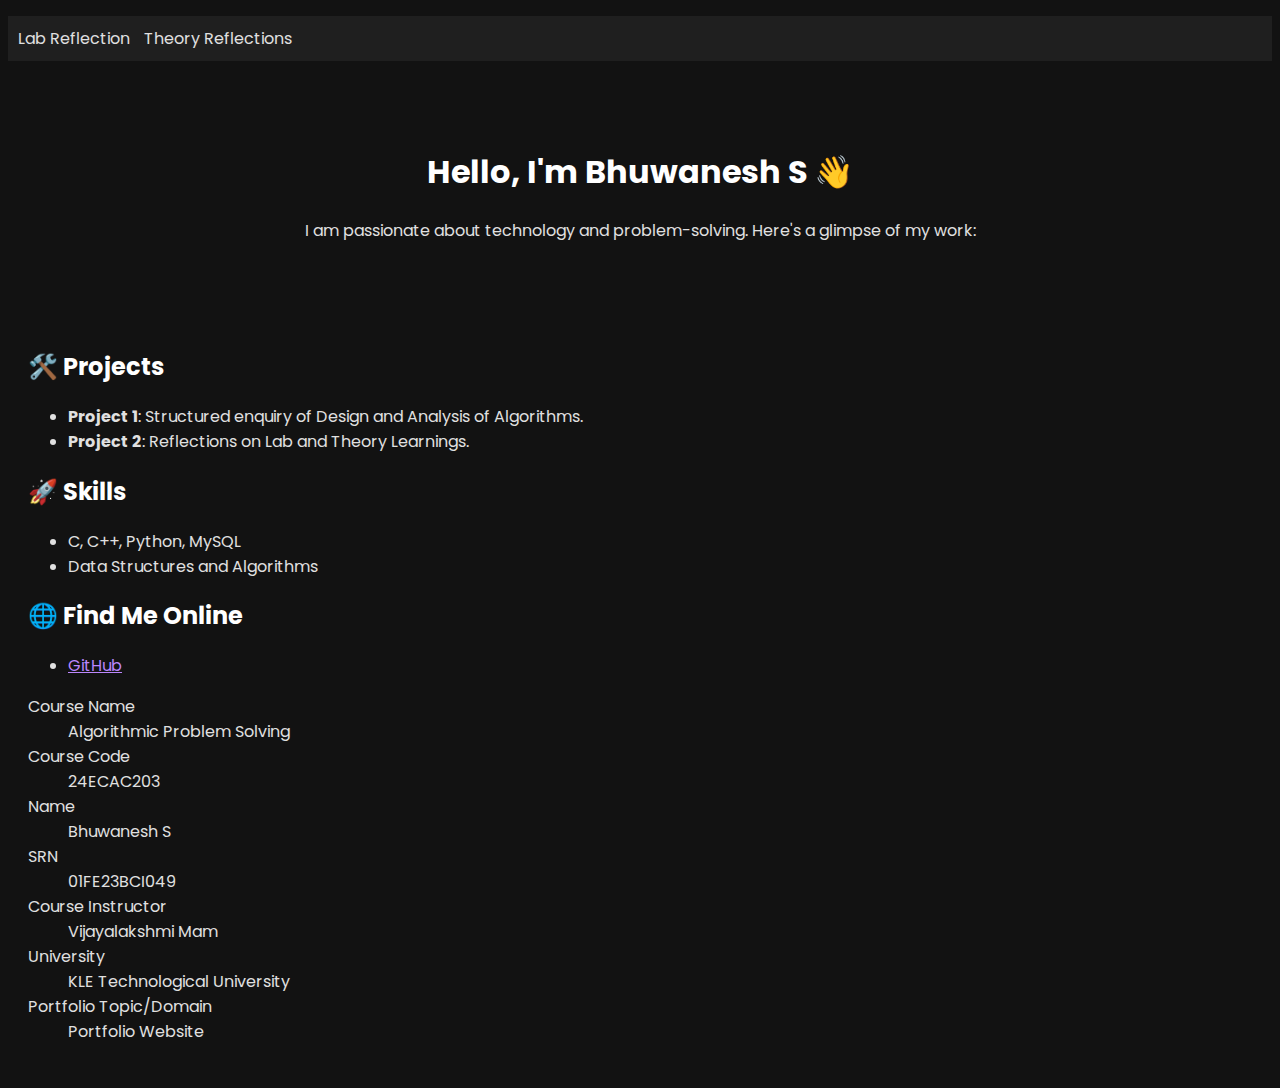
<file: index.html>
<!DOCTYPE html>
<html lang="en">
<head>
    <meta charset="UTF-8">
    <meta name="viewport" content="width=device-width, initial-scale=1.0">
    <title>Portfolio</title>
    <link rel="stylesheet" href="style.css">
    <link href="https://fonts.googleapis.com/css2?family=Poppins:wght@300;400;600&display=swap" rel="stylesheet">
</head>
<body>
    <!-- Navigation Bar -->
    <nav>
        <ul>
            <li><a href="Project.html">Lab Reflection</a></li>
            <li><a href="Project_2.html">Theory Reflections</a></li>
        </ul>
    </nav>

    <!-- Header Section -->
    <header>
        <h1>Hello, I'm Bhuwanesh S 👋</h1>
        <p>I am passionate about technology and problem-solving. Here's a glimpse of my work:</p>
    </header>

    <!-- Main Section -->
    <section>
        <h2>🛠️ Projects</h2>
        <ul>
            <li><strong>Project 1</strong>: Structured enquiry of Design and Analysis of Algorithms.</li>
            <li id="project2"><strong>Project 2</strong>: Reflections on Lab and Theory Learnings.</li>
        </ul>

        <h2>🚀 Skills</h2>
        <ul>
            <li>C, C++, Python, MySQL</li>
            <li>Data Structures and Algorithms</li>
        </ul>
        
        <h2>🌐 Find Me Online</h2>
        <ul>
            <li><a href="https://github.com/Aditya-c-hu" target="_blank">GitHub</a></li>

        </ul>
        <dl>
            <dt>Course Name</dt>
            <dd>Algorithmic Problem Solving</dd>

            <dt>Course Code</dt>
            <dd>24ECAC203</dd>

            <dt>Name</dt>
            <dd>Bhuwanesh S</dd>

            <dt>SRN</dt>
            <dd>01FE23BCI049</dd>

            <dt>Course Instructor</dt>
            <dd>Vijayalakshmi Mam</dd>

            <dt>University</dt>
            <dd>KLE Technological University</dd>

            <dt>Portfolio Topic/Domain</dt>
            <dd>Portfolio Website</dd>
        </dl>
        
    </section>
</body>
</html>
</file>
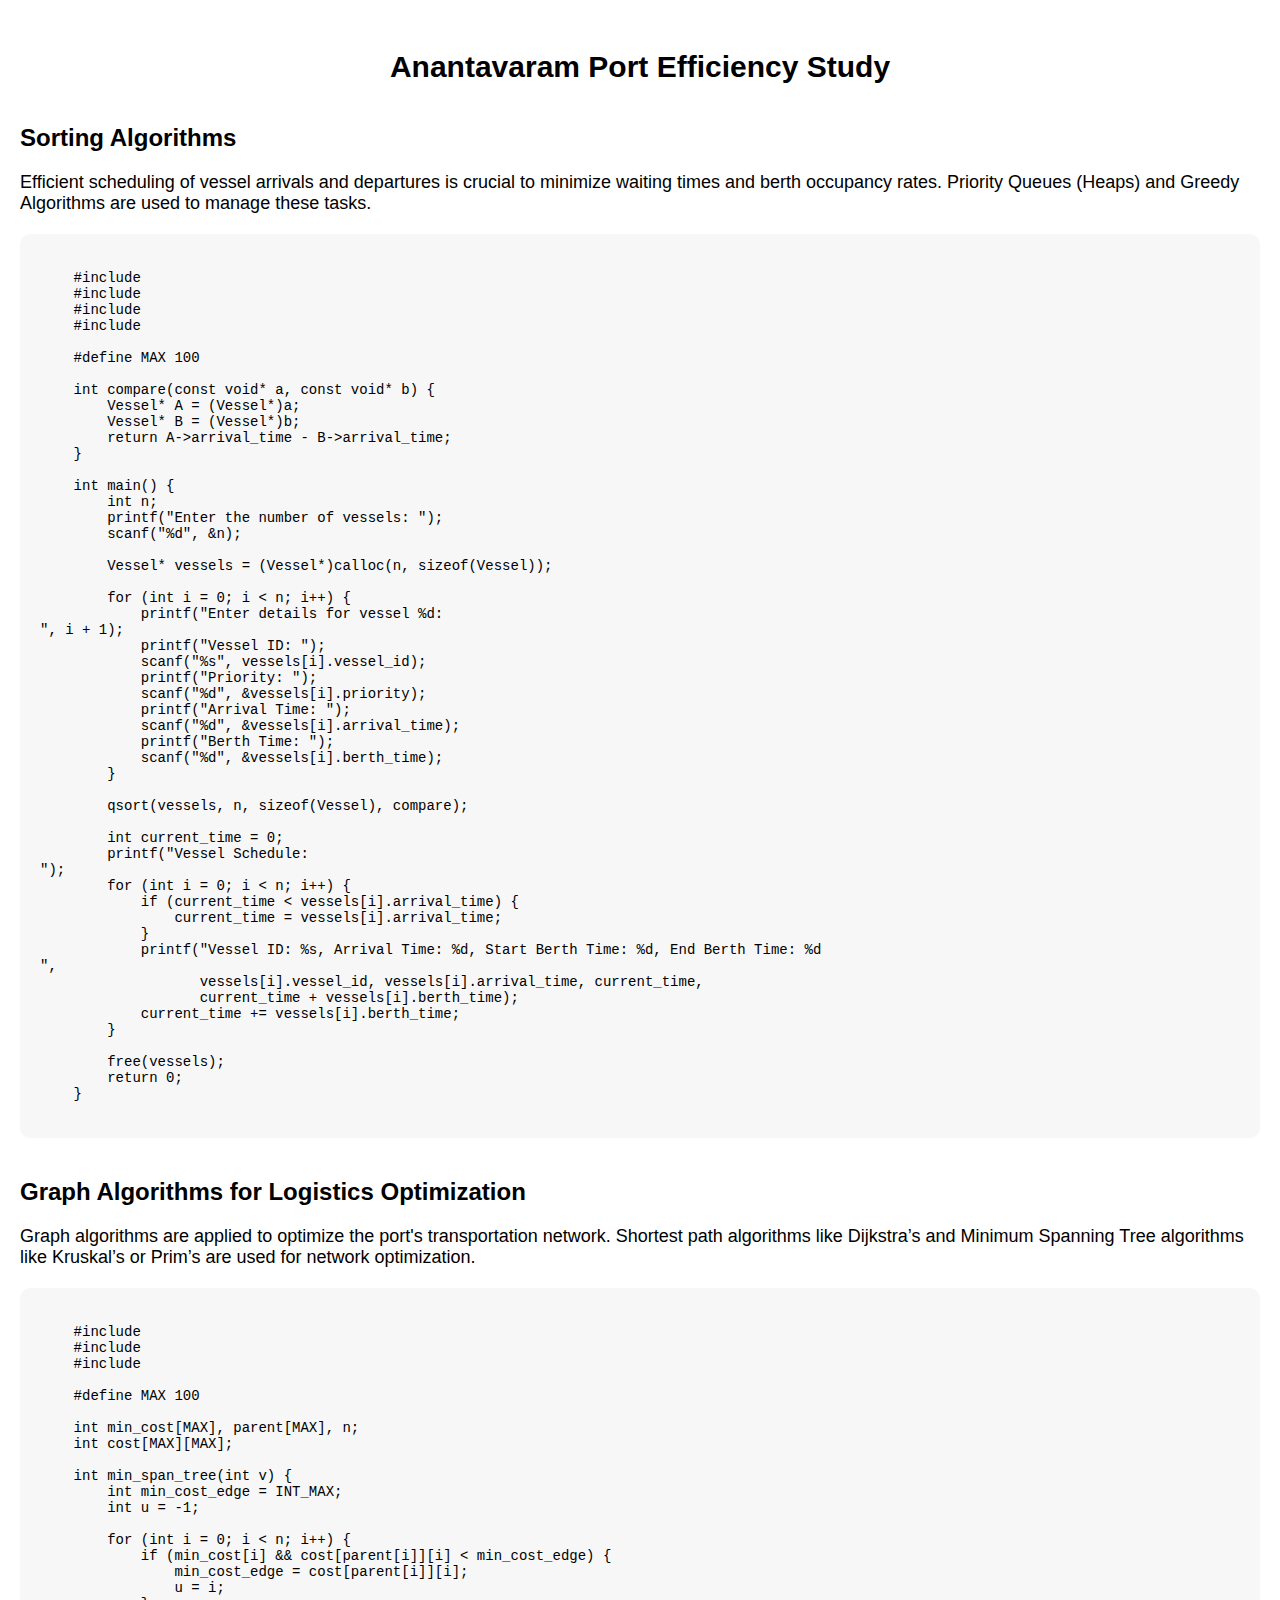
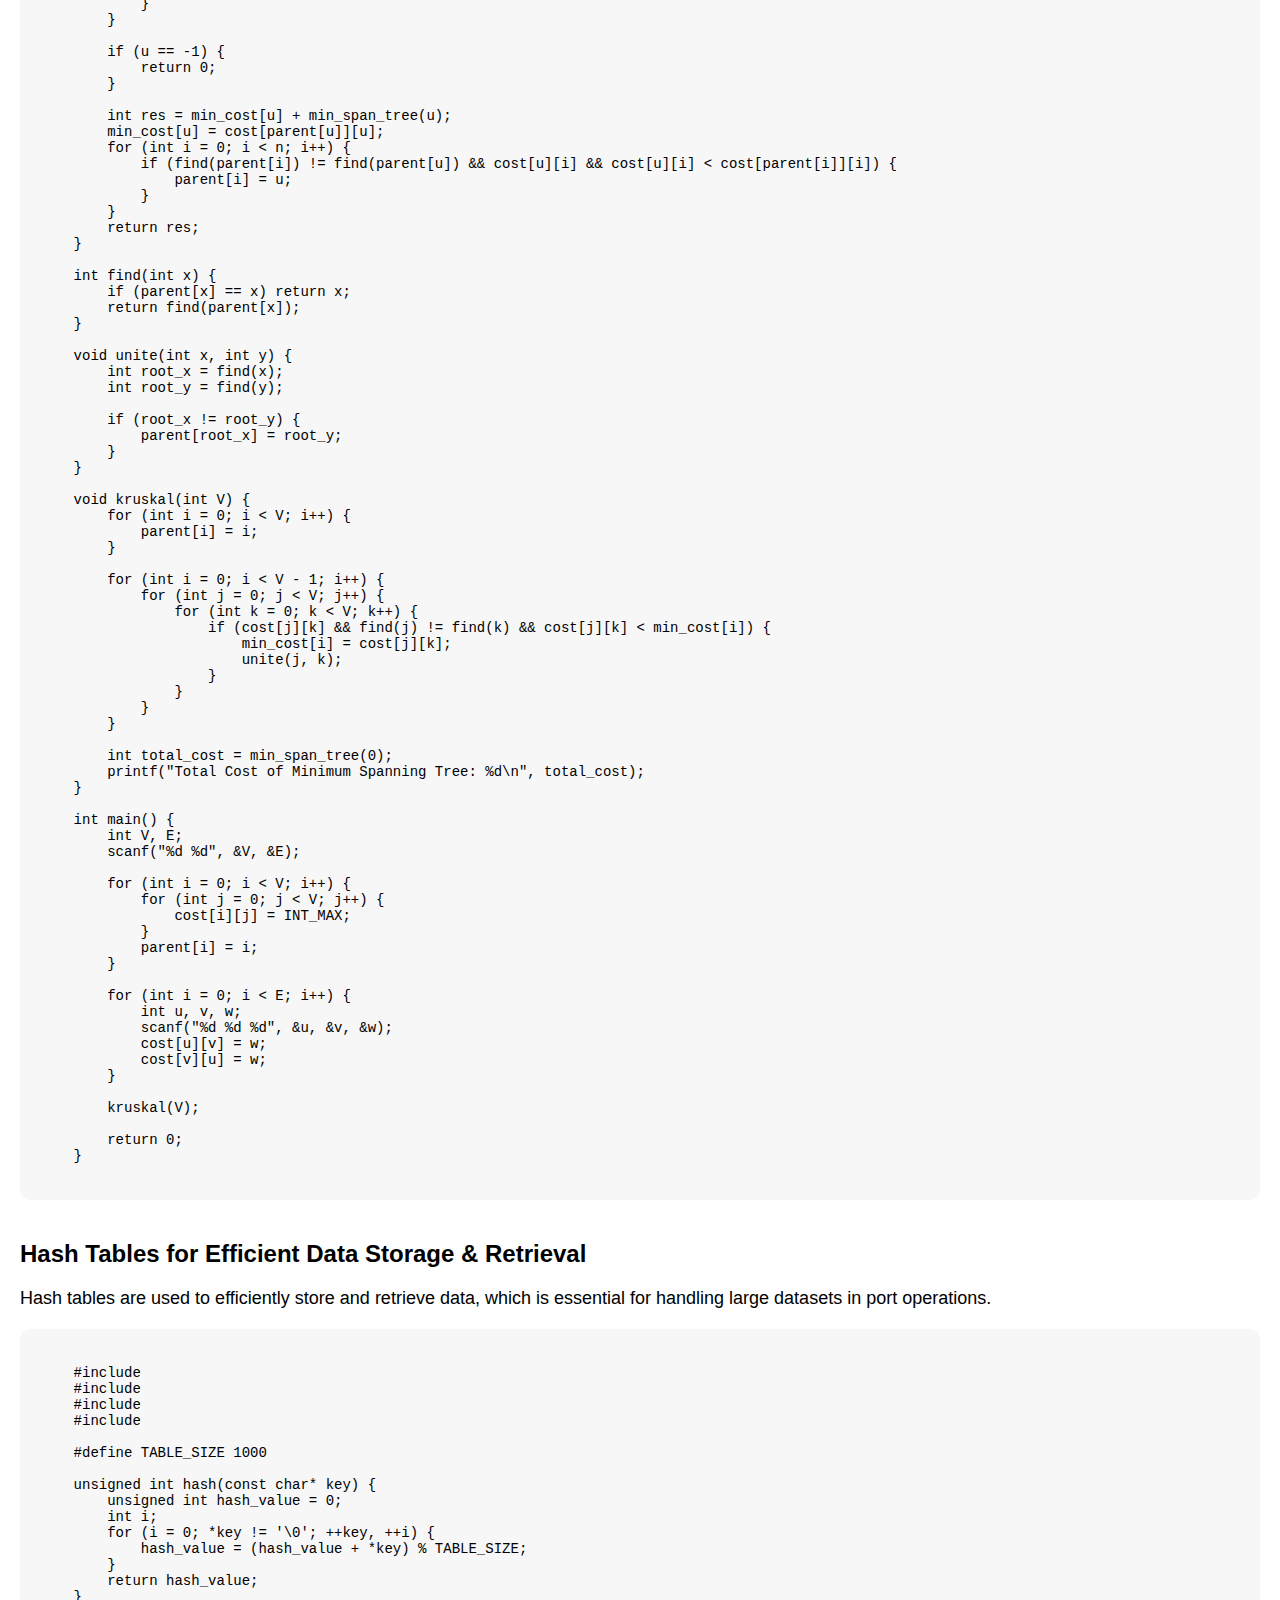
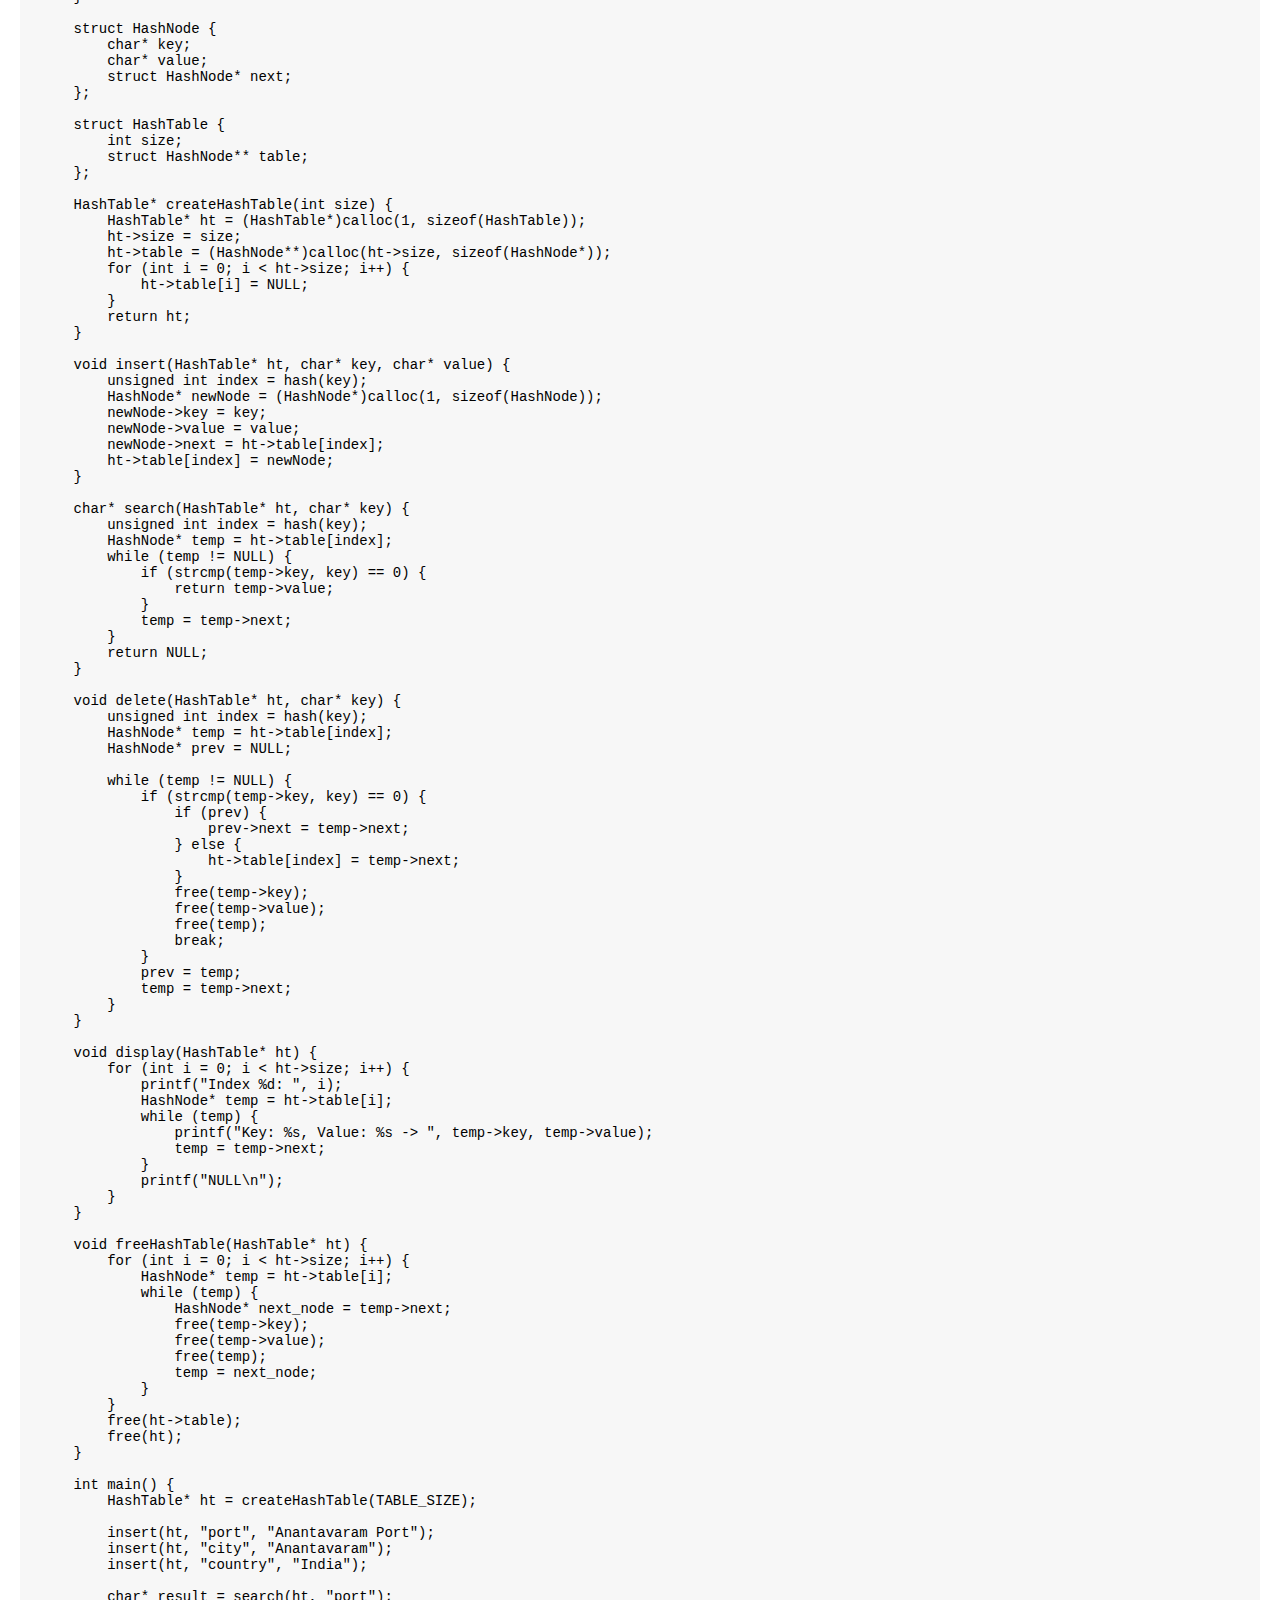
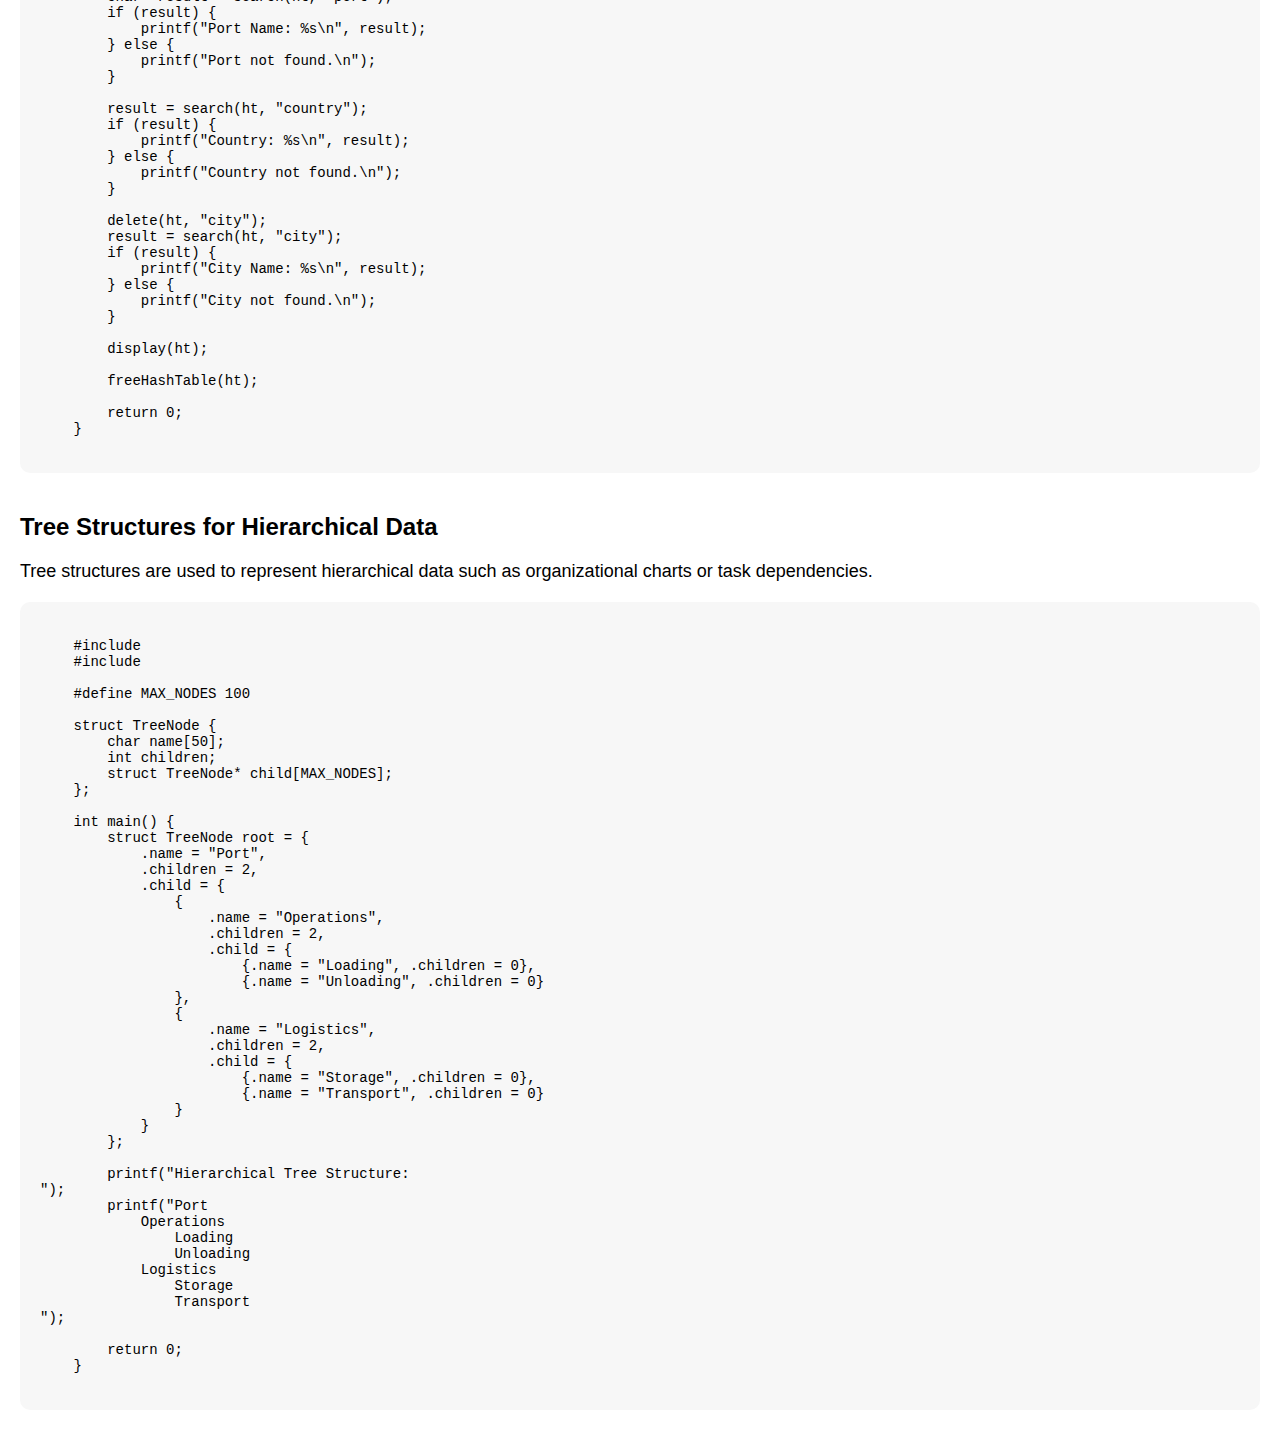
<file: Codes.html>
<!DOCTYPE html>
<html lang="en">
<head>
    <meta charset="UTF-8">
    <meta name="viewport" content="width=device-width, initial-scale=1.0">
    <title>Anantavaram Port Efficiency Study - Sorting & Graph Algorithms</title>
    <style>
        body {
            font-family: Arial, sans-serif;
            margin: 20px;
        }
        h1 {
            font-size: 30px;
            text-align: center;
            margin-top: 50px;
        }
        h2 {
            font-size: 24px;
            margin-top: 40px;
        }
        p {
            font-size: 18px;
        }
        pre {
            background-color: #f7f7f7;
            padding: 20px;
            margin: 20px 0;
            border-radius: 10px;
            font-size: 14px;
            overflow-x: auto;
        }
    </style>
</head>
<body>
    <h1>Anantavaram Port Efficiency Study</h1>
    <h2>Sorting Algorithms</h2>
    <p>Efficient scheduling of vessel arrivals and departures is crucial to minimize waiting times and berth occupancy rates. Priority Queues (Heaps) and Greedy Algorithms are used to manage these tasks.</p>
    <pre><code>
    #include <stdio.h>
    #include <stdlib.h>
    #include <string.h>
    #include <time.h>
    
    #define MAX 100
    
    int compare(const void* a, const void* b) {
        Vessel* A = (Vessel*)a;
        Vessel* B = (Vessel*)b;
        return A->arrival_time - B->arrival_time;
    }
    
    int main() {
        int n;
        printf("Enter the number of vessels: ");
        scanf("%d", &n);
        
        Vessel* vessels = (Vessel*)calloc(n, sizeof(Vessel));
        
        for (int i = 0; i < n; i++) {
            printf("Enter details for vessel %d:
", i + 1);
            printf("Vessel ID: ");
            scanf("%s", vessels[i].vessel_id);
            printf("Priority: ");
            scanf("%d", &vessels[i].priority);
            printf("Arrival Time: ");
            scanf("%d", &vessels[i].arrival_time);
            printf("Berth Time: ");
            scanf("%d", &vessels[i].berth_time);
        }
        
        qsort(vessels, n, sizeof(Vessel), compare);
        
        int current_time = 0;
        printf("Vessel Schedule:
");
        for (int i = 0; i < n; i++) {
            if (current_time < vessels[i].arrival_time) {
                current_time = vessels[i].arrival_time;
            }
            printf("Vessel ID: %s, Arrival Time: %d, Start Berth Time: %d, End Berth Time: %d
",
                   vessels[i].vessel_id, vessels[i].arrival_time, current_time,
                   current_time + vessels[i].berth_time);
            current_time += vessels[i].berth_time;
        }
        
        free(vessels);
        return 0;
    }
    </code></pre>
    
    <h2>Graph Algorithms for Logistics Optimization</h2>
    <p>Graph algorithms are applied to optimize the port's transportation network. Shortest path algorithms like Dijkstra’s and Minimum Spanning Tree algorithms like Kruskal’s or Prim’s are used for network optimization.</p>
    
    <pre><code>
    #include <stdio.h>
    #include <stdlib.h>
    #include <limits.h>
    
    #define MAX 100
    
    int min_cost[MAX], parent[MAX], n;
    int cost[MAX][MAX];
    
    int min_span_tree(int v) {
        int min_cost_edge = INT_MAX;
        int u = -1;
        
        for (int i = 0; i < n; i++) {
            if (min_cost[i] && cost[parent[i]][i] < min_cost_edge) {
                min_cost_edge = cost[parent[i]][i];
                u = i;
            }
        }
        
        if (u == -1) {
            return 0;
        }
        
        int res = min_cost[u] + min_span_tree(u);
        min_cost[u] = cost[parent[u]][u];
        for (int i = 0; i < n; i++) {
            if (find(parent[i]) != find(parent[u]) && cost[u][i] && cost[u][i] < cost[parent[i]][i]) {
                parent[i] = u;
            }
        }
        return res;
    }
    
    int find(int x) {
        if (parent[x] == x) return x;
        return find(parent[x]);
    }
    
    void unite(int x, int y) {
        int root_x = find(x);
        int root_y = find(y);
        
        if (root_x != root_y) {
            parent[root_x] = root_y;
        }
    }
    
    void kruskal(int V) {
        for (int i = 0; i < V; i++) {
            parent[i] = i;
        }
        
        for (int i = 0; i < V - 1; i++) {
            for (int j = 0; j < V; j++) {
                for (int k = 0; k < V; k++) {
                    if (cost[j][k] && find(j) != find(k) && cost[j][k] < min_cost[i]) {
                        min_cost[i] = cost[j][k];
                        unite(j, k);
                    }
                }
            }
        }
        
        int total_cost = min_span_tree(0);
        printf("Total Cost of Minimum Spanning Tree: %d\n", total_cost);
    }
    
    int main() {
        int V, E;
        scanf("%d %d", &V, &E);
        
        for (int i = 0; i < V; i++) {
            for (int j = 0; j < V; j++) {
                cost[i][j] = INT_MAX;
            }
            parent[i] = i;
        }
        
        for (int i = 0; i < E; i++) {
            int u, v, w;
            scanf("%d %d %d", &u, &v, &w);
            cost[u][v] = w;
            cost[v][u] = w;
        }
        
        kruskal(V);
        
        return 0;
    }
    </code></pre>
    
    <h2>Hash Tables for Efficient Data Storage & Retrieval</h2>
    <p>Hash tables are used to efficiently store and retrieve data, which is essential for handling large datasets in port operations.</p>
    
    <pre><code>
    #include <stdio.h>
    #include <string.h>
    #include <stdlib.h>
    #include <time.h>
    
    #define TABLE_SIZE 1000
    
    unsigned int hash(const char* key) {
        unsigned int hash_value = 0;
        int i;
        for (i = 0; *key != '\0'; ++key, ++i) {
            hash_value = (hash_value + *key) % TABLE_SIZE;
        }
        return hash_value;
    }
    
    struct HashNode {
        char* key;
        char* value;
        struct HashNode* next;
    };
    
    struct HashTable {
        int size;
        struct HashNode** table;
    };
    
    HashTable* createHashTable(int size) {
        HashTable* ht = (HashTable*)calloc(1, sizeof(HashTable));
        ht->size = size;
        ht->table = (HashNode**)calloc(ht->size, sizeof(HashNode*));
        for (int i = 0; i < ht->size; i++) {
            ht->table[i] = NULL;
        }
        return ht;
    }
    
    void insert(HashTable* ht, char* key, char* value) {
        unsigned int index = hash(key);
        HashNode* newNode = (HashNode*)calloc(1, sizeof(HashNode));
        newNode->key = key;
        newNode->value = value;
        newNode->next = ht->table[index];
        ht->table[index] = newNode;
    }
    
    char* search(HashTable* ht, char* key) {
        unsigned int index = hash(key);
        HashNode* temp = ht->table[index];
        while (temp != NULL) {
            if (strcmp(temp->key, key) == 0) {
                return temp->value;
            }
            temp = temp->next;
        }
        return NULL;
    }
    
    void delete(HashTable* ht, char* key) {
        unsigned int index = hash(key);
        HashNode* temp = ht->table[index];
        HashNode* prev = NULL;
        
        while (temp != NULL) {
            if (strcmp(temp->key, key) == 0) {
                if (prev) {
                    prev->next = temp->next;
                } else {
                    ht->table[index] = temp->next;
                }
                free(temp->key);
                free(temp->value);
                free(temp);
                break;
            }
            prev = temp;
            temp = temp->next;
        }
    }
    
    void display(HashTable* ht) {
        for (int i = 0; i < ht->size; i++) {
            printf("Index %d: ", i);
            HashNode* temp = ht->table[i];
            while (temp) {
                printf("Key: %s, Value: %s -> ", temp->key, temp->value);
                temp = temp->next;
            }
            printf("NULL\n");
        }
    }
    
    void freeHashTable(HashTable* ht) {
        for (int i = 0; i < ht->size; i++) {
            HashNode* temp = ht->table[i];
            while (temp) {
                HashNode* next_node = temp->next;
                free(temp->key);
                free(temp->value);
                free(temp);
                temp = next_node;
            }
        }
        free(ht->table);
        free(ht);
    }
    
    int main() {
        HashTable* ht = createHashTable(TABLE_SIZE);
        
        insert(ht, "port", "Anantavaram Port");
        insert(ht, "city", "Anantavaram");
        insert(ht, "country", "India");
        
        char* result = search(ht, "port");
        if (result) {
            printf("Port Name: %s\n", result);
        } else {
            printf("Port not found.\n");
        }
        
        result = search(ht, "country");
        if (result) {
            printf("Country: %s\n", result);
        } else {
            printf("Country not found.\n");
        }
        
        delete(ht, "city");
        result = search(ht, "city");
        if (result) {
            printf("City Name: %s\n", result);
        } else {
            printf("City not found.\n");
        }
        
        display(ht);
        
        freeHashTable(ht);
        
        return 0;
    }
    </code></pre>
    
    <h2>Tree Structures for Hierarchical Data</h2>
    <p>Tree structures are used to represent hierarchical data such as organizational charts or task dependencies.</p>
    
    <pre><code>
    #include <stdio.h>
    #include <stdlib.h>
    
    #define MAX_NODES 100
    
    struct TreeNode {
        char name[50];
        int children;
        struct TreeNode* child[MAX_NODES];
    };
    
    int main() {
        struct TreeNode root = {
            .name = "Port",
            .children = 2,
            .child = {
                {
                    .name = "Operations",
                    .children = 2,
                    .child = {
                        {.name = "Loading", .children = 0},
                        {.name = "Unloading", .children = 0}
                },
                {
                    .name = "Logistics",
                    .children = 2,
                    .child = {
                        {.name = "Storage", .children = 0},
                        {.name = "Transport", .children = 0}
                }
            }
        };
        
        printf("Hierarchical Tree Structure:
");
        printf("Port
            Operations
                Loading
                Unloading
            Logistics
                Storage
                Transport
");
        
        return 0;
    }
    </code></pre>
</body>
</html>
</file>
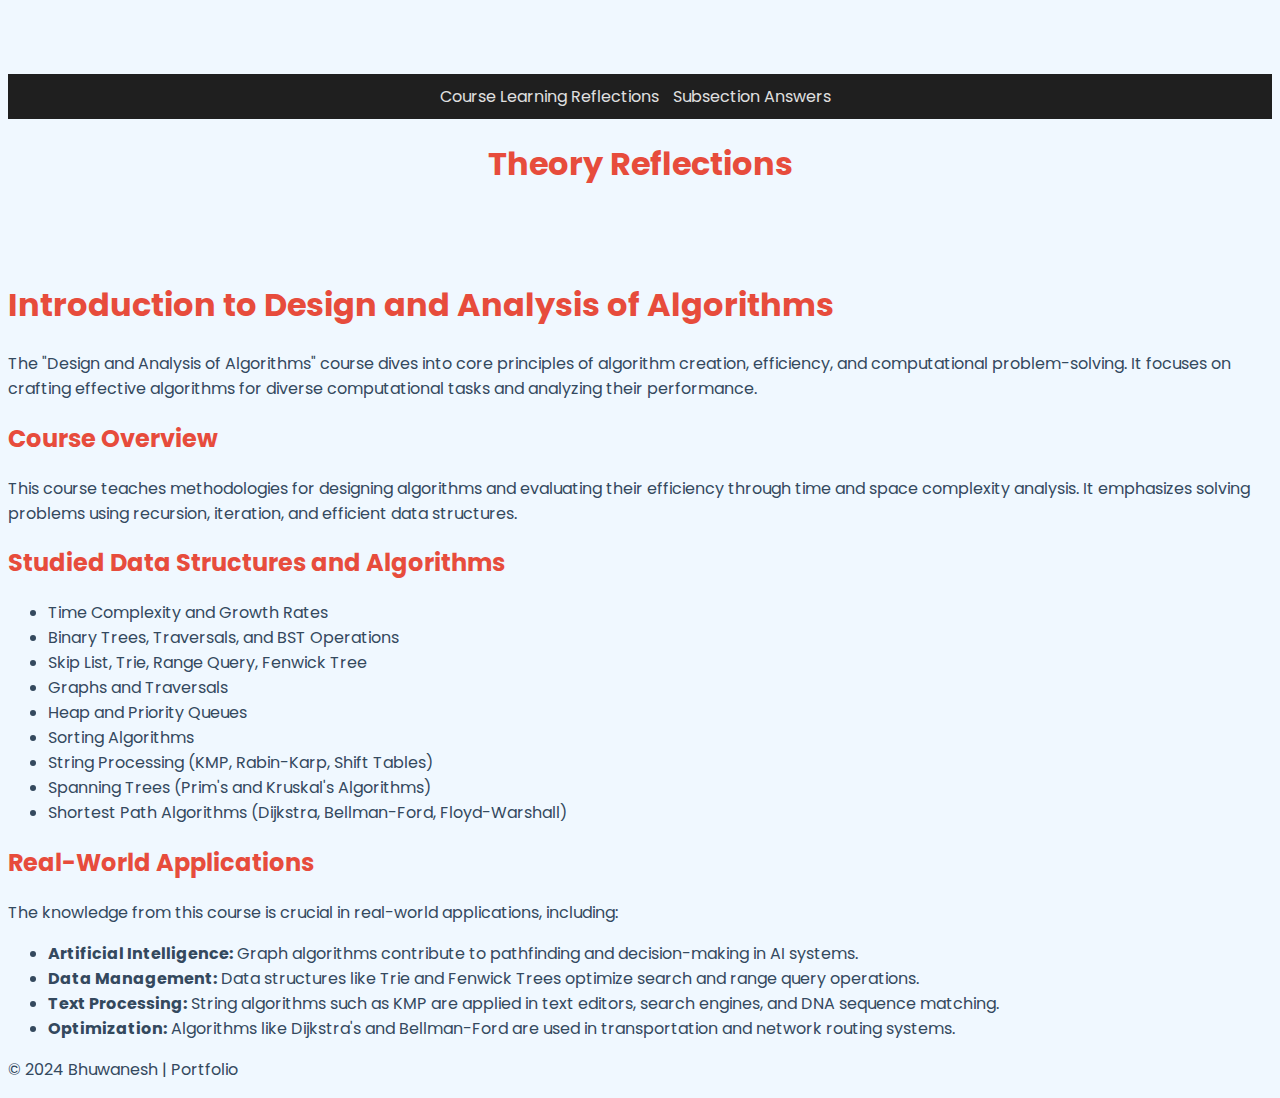
<file: Project_2.html>
<!DOCTYPE html>
<html lang="en">
<head>
    <meta charset="UTF-8">
    <meta name="viewport" content="width=device-width, initial-scale=1.0">
    <title>Portfolio - Design and Analysis of Algorithms</title>
    <link rel="stylesheet" href="style.css">
    <link href="https://fonts.googleapis.com/css2?family=Poppins:wght@300;400;600&display=swap" rel="stylesheet">
    <style>
        body {
            background-color: #f0f8ff;
            color: #2c3e50;
        }
        h1, h2 {
            color: #e74c3c;
        }
        p, ul {
            color: #34495e;
        }
        a {
            color: #2980b9;
        }
        a:hover {
            color: #1abc9c;
        }
    </style>
</head>
<body>
    <header>
        <nav class="navbar">
            <ul>
                <li><a href="Reflection.html">Course Learning Reflections</a></li>
                <li><a href="Subsection.html">Subsection Answers</a></li>               
            </ul>
        </nav>
        <h1>Theory Reflections</h1>
    </header>

    <main>
        <h1>Introduction to Design and Analysis of Algorithms</h1>
        <p>
            The "Design and Analysis of Algorithms" course dives into core principles of algorithm creation, efficiency, and computational problem-solving. It focuses on crafting effective algorithms for diverse computational tasks and analyzing their performance.
        </p>

        <h2>Course Overview</h2>
        <p>
            This course teaches methodologies for designing algorithms and evaluating their efficiency through time and space complexity analysis. It emphasizes solving problems using recursion, iteration, and efficient data structures.
        </p>

        <h2>Studied Data Structures and Algorithms</h2>
        <ul>
            <li>Time Complexity and Growth Rates</li>
            <li>Binary Trees, Traversals, and BST Operations</li>
            <li>Skip List, Trie, Range Query, Fenwick Tree</li>
            <li>Graphs and Traversals</li>
            <li>Heap and Priority Queues</li>
            <li>Sorting Algorithms</li>
            <li>String Processing (KMP, Rabin-Karp, Shift Tables)</li>
            <li>Spanning Trees (Prim's and Kruskal's Algorithms)</li>
            <li>Shortest Path Algorithms (Dijkstra, Bellman-Ford, Floyd-Warshall)</li>
        </ul>

        <h2>Real-World Applications</h2>
        <p>
            The knowledge from this course is crucial in real-world applications, including:
        </p>
        <ul>
            <li><strong>Artificial Intelligence:</strong> Graph algorithms contribute to pathfinding and decision-making in AI systems.</li>
            <li><strong>Data Management:</strong> Data structures like Trie and Fenwick Trees optimize search and range query operations.</li>
            <li><strong>Text Processing:</strong> String algorithms such as KMP are applied in text editors, search engines, and DNA sequence matching.</li>
            
            <li><strong>Optimization:</strong> Algorithms like Dijkstra's and Bellman-Ford are used in transportation and network routing systems.</li>
        </ul>
    </main>

    <footer>
        <p>&copy; 2024 Bhuwanesh | Portfolio</p>
    </footer>
</body>
</html>
</file>
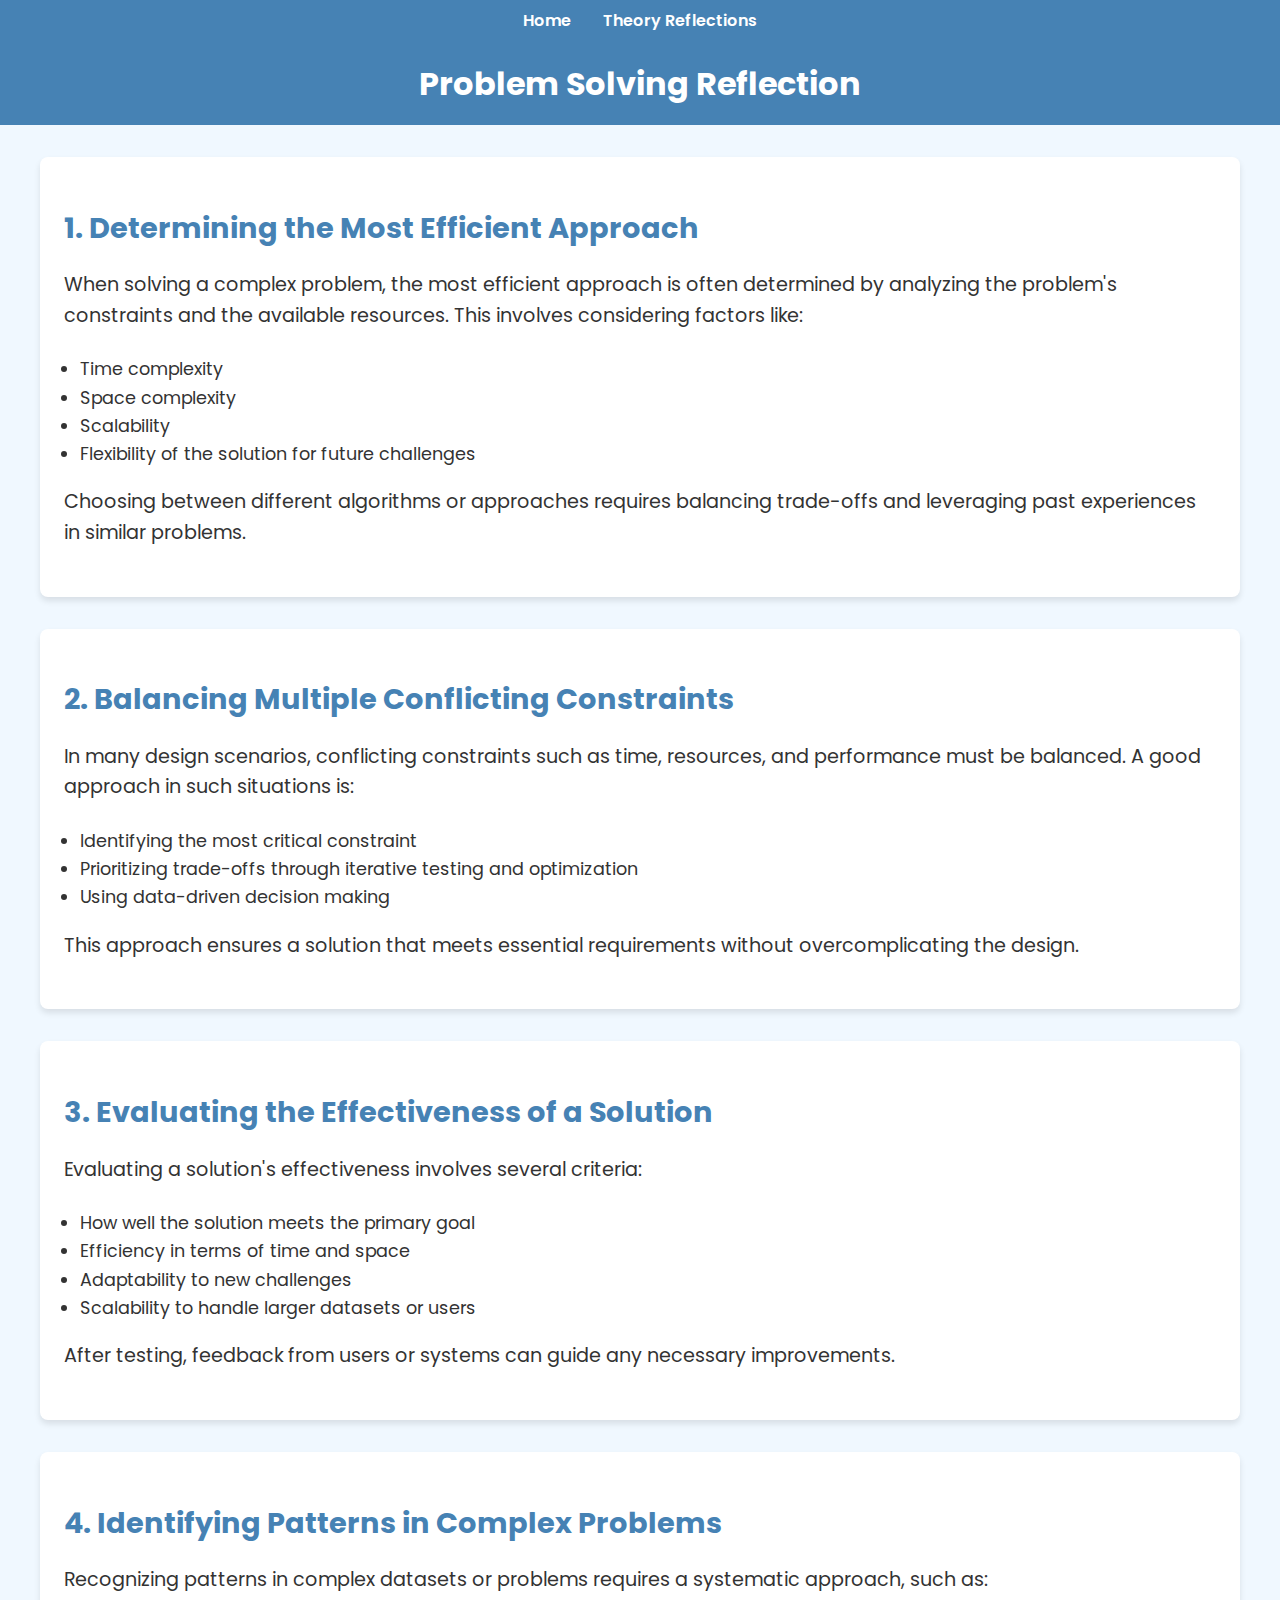
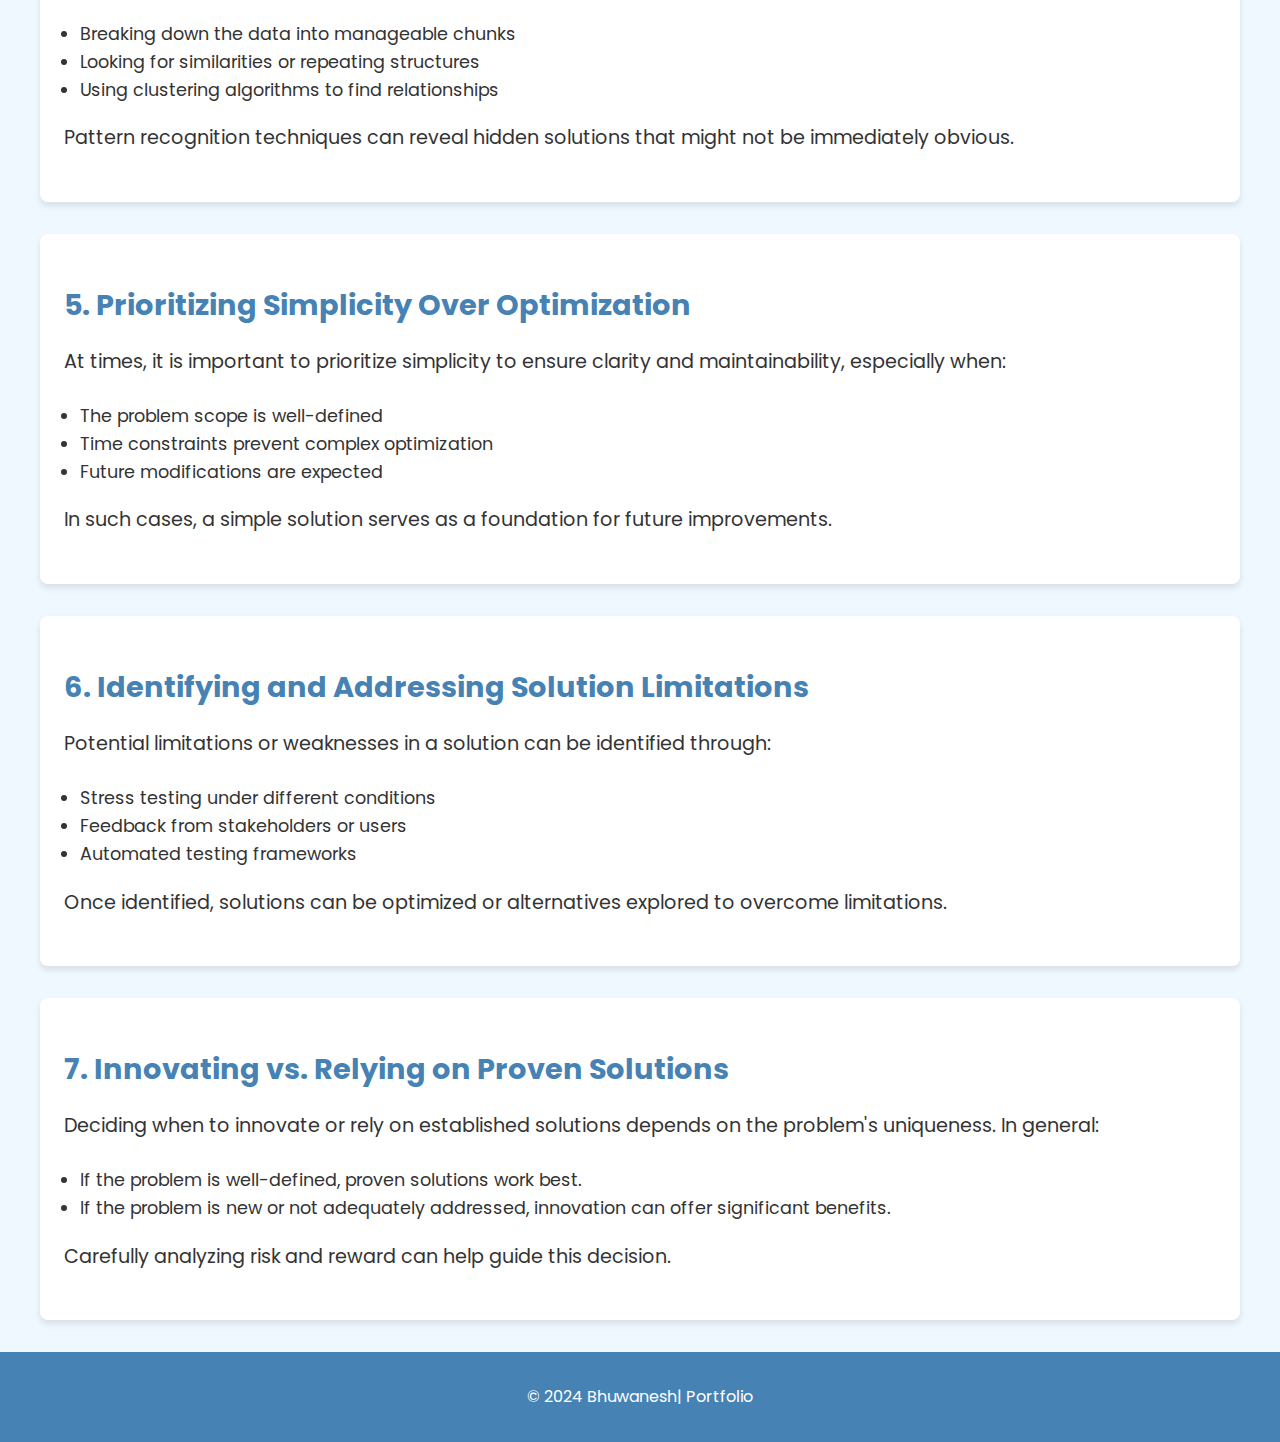
<file: Subsection.html>
<!DOCTYPE html>
<html lang="en">
<head>
    <meta charset="UTF-8">
    <meta name="viewport" content="width=device-width, initial-scale=1.0">
    <title>Problem Solving Reflection</title>
    <style>
        body {
            font-family: 'Poppins', sans-serif;
            background: #f0f8ff; /* Light blue background */
            color: #333;
            margin: 0;
            padding: 0;
            line-height: 1.6;
        }

        header {
            background-color: #4682b4; /* Soothing blue */
            color: #fff;
            padding: 1rem 0;
            text-align: center;
        }

        header h1 {
            margin: 0;
            font-size: 2rem;
        }

        nav {
            background-color: #4682b4; /* Soothing blue */
            color: #fff;
            padding: 0.5rem 1rem;
            display: flex;
            justify-content: center;
            position: sticky;
            top: 0;
            z-index: 1000;
        }

        nav ul {
            list-style: none;
            margin: 0;
            padding: 0;
            display: flex;
        }

        nav ul li {
            margin: 0 1rem;
        }

        nav ul li a {
            color: #fff;
            text-decoration: none;
            font-weight: 600;
            transition: color 0.3s ease;
        }

        nav ul li a:hover {
            color: #1abc9c; /* Hover color */
        }

        main {
            max-width: 1200px;
            margin: 2rem auto;
            padding: 0 1rem;
        }

        section {
            margin-bottom: 2rem;
            background-color: #fff; /* White background for sections */
            border-radius: 8px;
            box-shadow: 0 4px 6px rgba(0, 0, 0, 0.1);
            padding: 1.5rem;
        }

        section h2 {
            color: #4682b4; /* Soothing blue for headings */
            margin-bottom: 1rem;
            font-size: 1.8rem;
        }

        section p {
            font-size: 1.2rem;
            margin-bottom: 1.5rem;
        }

        section ul {
            list-style-type: disc;
            margin: 1rem 0;
            padding-left: 1rem;
            font-size: 1.1rem;
        }

        footer {
            text-align: center;
            padding: 1rem 0;
            background-color: #4682b4; /* Soothing blue footer */
            color: #fff;
        }
    </style>
    <link href="https://fonts.googleapis.com/css2?family=Poppins:wght@300;400;600&display=swap" rel="stylesheet">
</head>
<body>
    <nav>
        <ul>
            <li><a href="index.html">Home</a></li>
            <li><a href="Project_2.html">Theory Reflections</a></li>
        </ul>
    </nav>
    <header>
        <h1>Problem Solving Reflection</h1>
    </header>
    <main>
        <section id="determining-efficient-approach">
            <h2>1. Determining the Most Efficient Approach</h2>
            <p>When solving a complex problem, the most efficient approach is often determined by analyzing the problem's constraints and the available resources. This involves considering factors like:</p>
            <ul>
                <li>Time complexity</li>
                <li>Space complexity</li>
                <li>Scalability</li>
                <li>Flexibility of the solution for future challenges</li>
            </ul>
            <p>Choosing between different algorithms or approaches requires balancing trade-offs and leveraging past experiences in similar problems.</p>
        </section>

        <section id="balancing-constraints">
            <h2>2. Balancing Multiple Conflicting Constraints</h2>
            <p>In many design scenarios, conflicting constraints such as time, resources, and performance must be balanced. A good approach in such situations is:</p>
            <ul>
                <li>Identifying the most critical constraint</li>
                <li>Prioritizing trade-offs through iterative testing and optimization</li>
                <li>Using data-driven decision making</li>
            </ul>
            <p>This approach ensures a solution that meets essential requirements without overcomplicating the design.</p>
        </section>

        <section id="evaluating-effectiveness">
            <h2>3. Evaluating the Effectiveness of a Solution</h2>
            <p>Evaluating a solution's effectiveness involves several criteria:</p>
            <ul>
                <li>How well the solution meets the primary goal</li>
                <li>Efficiency in terms of time and space</li>
                <li>Adaptability to new challenges</li>
                <li>Scalability to handle larger datasets or users</li>
            </ul>
            <p>After testing, feedback from users or systems can guide any necessary improvements.</p>
        </section>

        <section id="identifying-patterns">
            <h2>4. Identifying Patterns in Complex Problems</h2>
            <p>Recognizing patterns in complex datasets or problems requires a systematic approach, such as:</p>
            <ul>
                <li>Breaking down the data into manageable chunks</li>
                <li>Looking for similarities or repeating structures</li>
                <li>Using clustering algorithms to find relationships</li>
            </ul>
            <p>Pattern recognition techniques can reveal hidden solutions that might not be immediately obvious.</p>
        </section>

        <section id="prioritizing-simplicity">
            <h2>5. Prioritizing Simplicity Over Optimization</h2>
            <p>At times, it is important to prioritize simplicity to ensure clarity and maintainability, especially when:</p>
            <ul>
                <li>The problem scope is well-defined</li>
                <li>Time constraints prevent complex optimization</li>
                <li>Future modifications are expected</li>
            </ul>
            <p>In such cases, a simple solution serves as a foundation for future improvements.</p>
        </section>

        <section id="addressing-limitations">
            <h2>6. Identifying and Addressing Solution Limitations</h2>
            <p>Potential limitations or weaknesses in a solution can be identified through:</p>
            <ul>
                <li>Stress testing under different conditions</li>
                <li>Feedback from stakeholders or users</li>
                <li>Automated testing frameworks</li>
            </ul>
            <p>Once identified, solutions can be optimized or alternatives explored to overcome limitations.</p>
        </section>

        <section id="innovating-vs-proven-solutions">
            <h2>7. Innovating vs. Relying on Proven Solutions</h2>
            <p>Deciding when to innovate or rely on established solutions depends on the problem's uniqueness. In general:</p>
            <ul>
                <li>If the problem is well-defined, proven solutions work best.</li>
                <li>If the problem is new or not adequately addressed, innovation can offer significant benefits.</li>
            </ul>
            <p>Carefully analyzing risk and reward can help guide this decision.</p>
        </section>
    </main>
    <footer>
        <p>&copy; 2024 Bhuwanesh| Portfolio</p>
    </footer>
</body>
</html>
</file>
<file: style.css>
body {
    background-color: #121212;
    color: #e0e0e0;
    font-family: 'Poppins', sans-serif;
}

nav ul {
    background-color: #1f1f1f;
    padding: 10px;
    list-style-type: none;
}

nav ul li {
    display: inline;
    margin-right: 10px;
}

nav ul li a {
    color: #e0e0e0;
    text-decoration: none;
}

header {
    text-align: center;
    padding: 50px 0;
}

section {
    padding: 20px;
}

h1, h2 {
    color: #ffffff;
}

a {
    color: #bb86fc;
}
</file>
